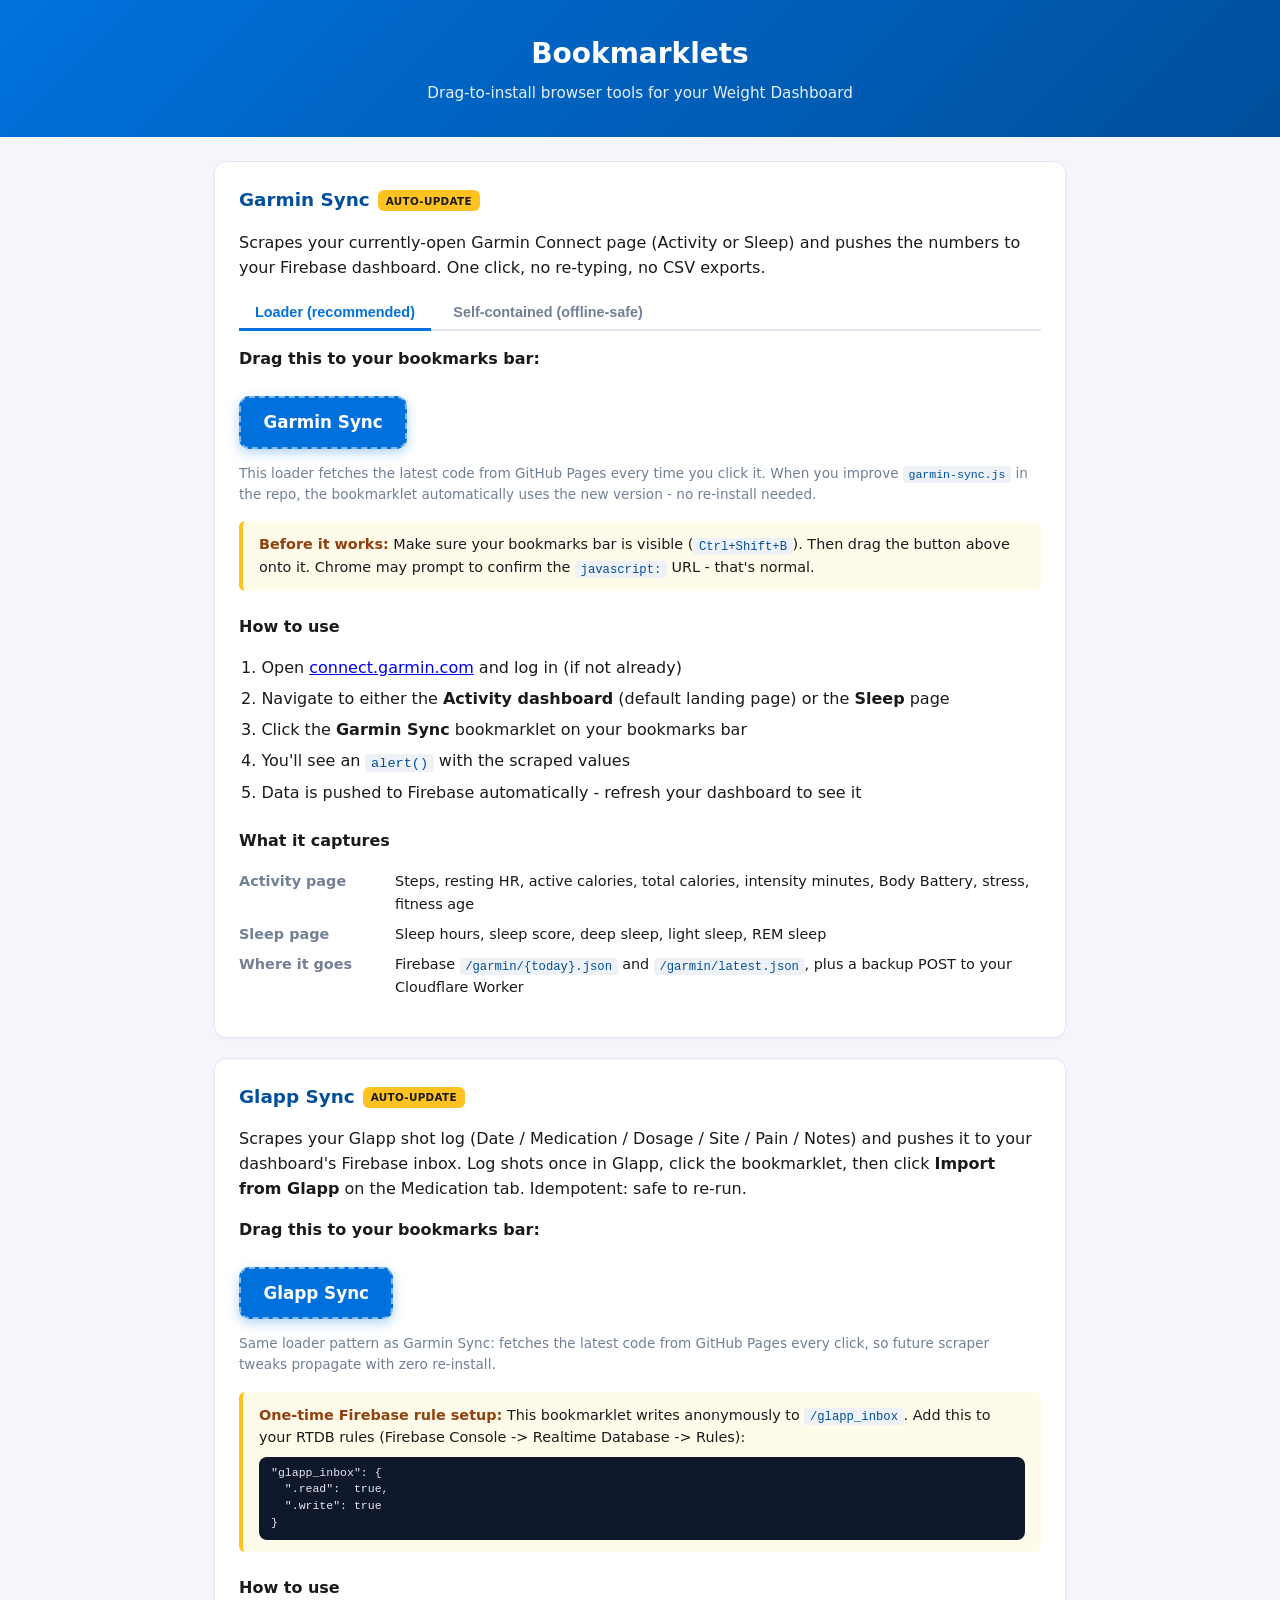
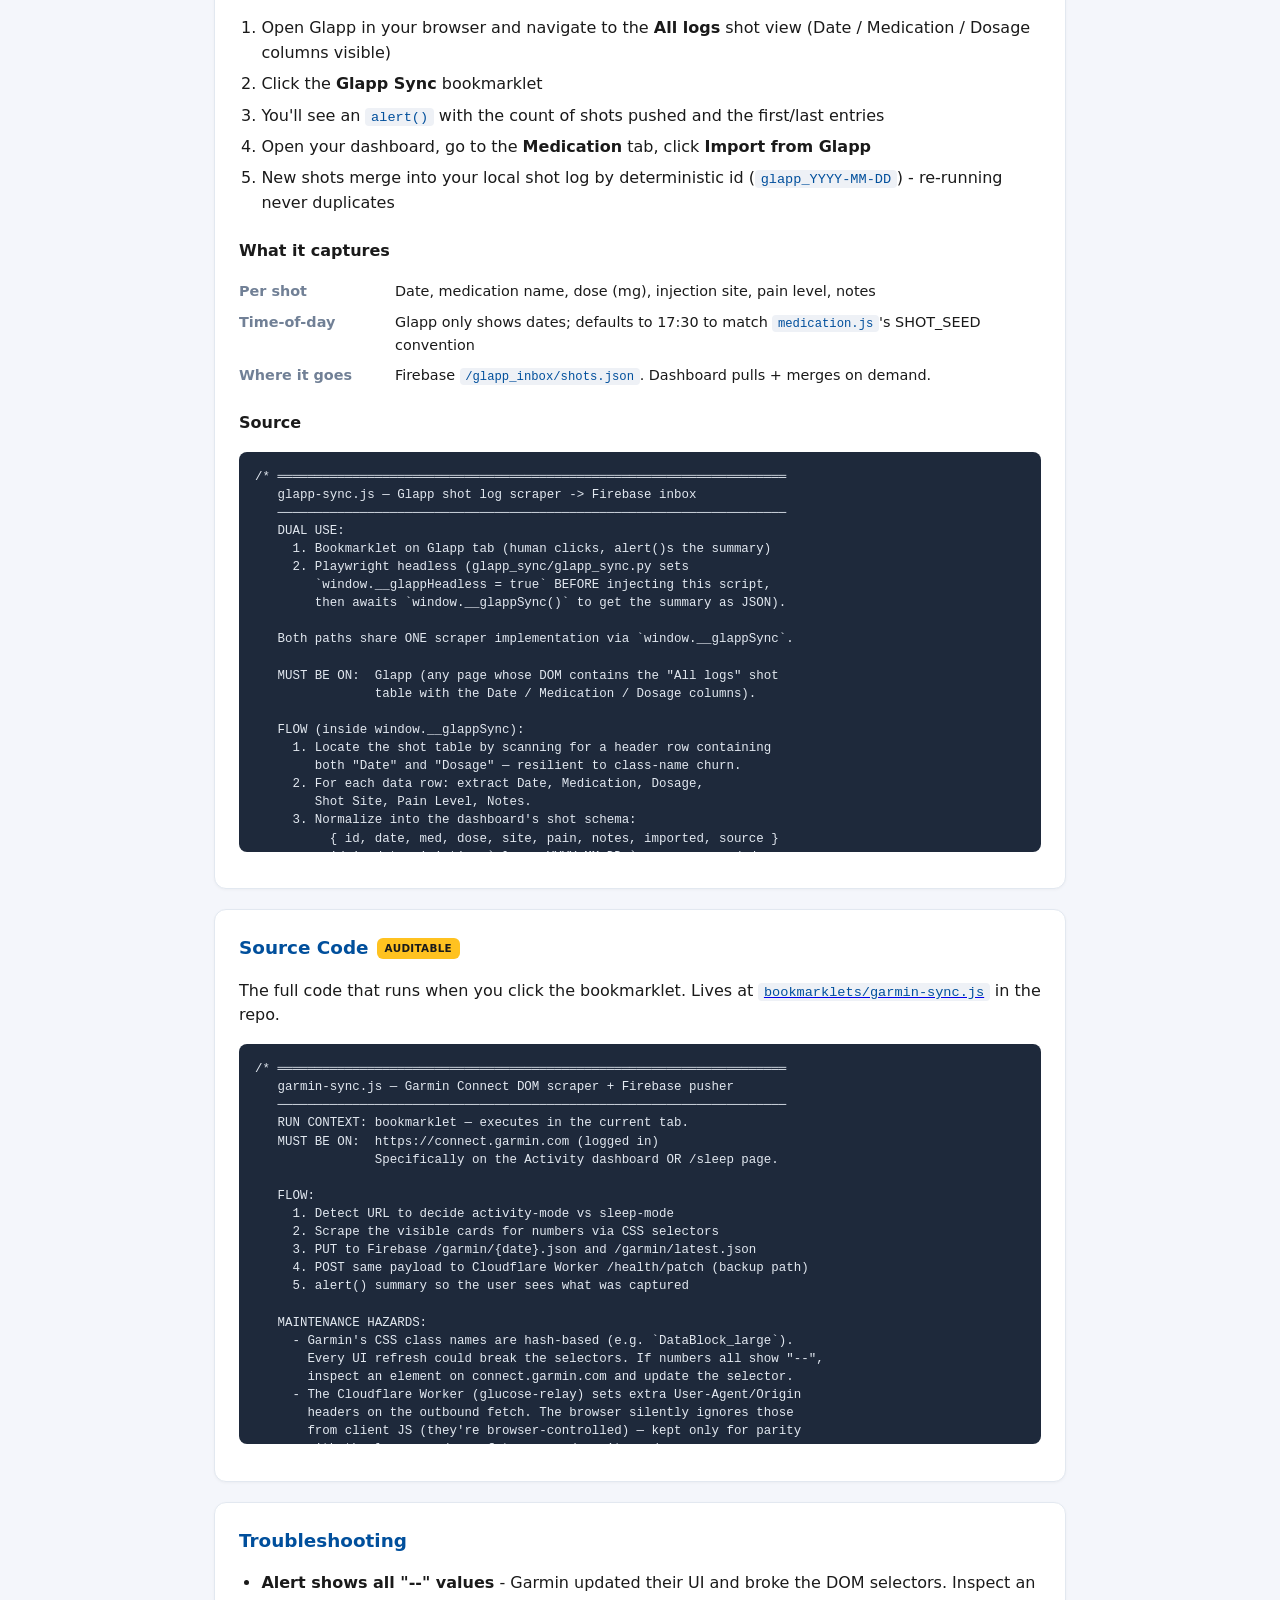
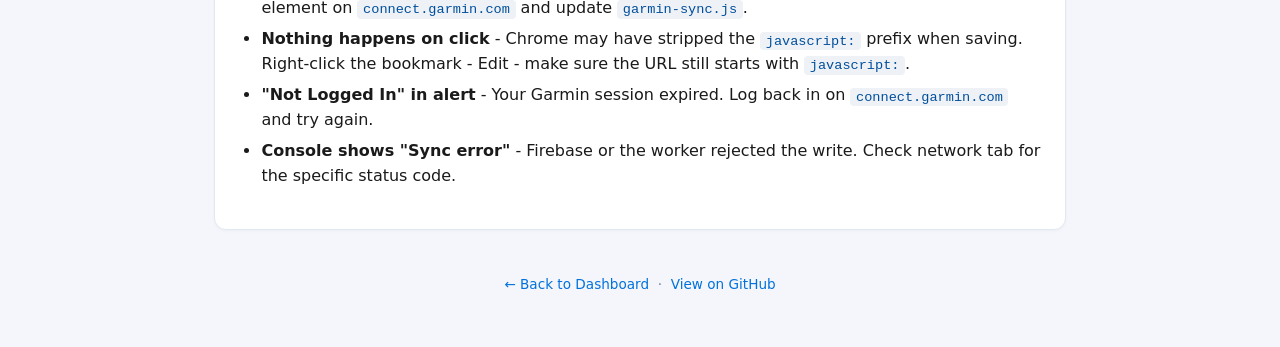
<file: bookmarklets/index.html>
<!doctype html>
<html lang="en">
<head>
<meta charset="utf-8">
<meta name="viewport" content="width=device-width,initial-scale=1">
<title>Bookmarklets - Weight Dashboard v2</title>
<style>
  :root {
    --wm-blue:   #0071DC;
    --wm-blue-d: #004f9c;
    --wm-yellow: #FFC220;
    --bg:        #f4f6fb;
    --card:      #ffffff;
    --ink:       #1a1a1a;
    --ink-2:     #4a5568;
    --muted:     #718096;
    --good:      #10b981;
    --warn:      #f59e0b;
    --border:    #e2e8f0;
  }
  * { box-sizing: border-box; }
  html, body { margin: 0; padding: 0; background: var(--bg); color: var(--ink);
               font-family: system-ui, -apple-system, Segoe UI, Roboto, sans-serif;
               line-height: 1.55; }
  header {
    background: linear-gradient(135deg, var(--wm-blue) 0%, var(--wm-blue-d) 100%);
    color: #fff; padding: 2rem 1.5rem; text-align: center;
  }
  header h1 { margin: 0 0 0.4rem 0; font-size: 1.75rem; font-weight: 800; }
  header p  { margin: 0; opacity: 0.9; font-size: 0.95rem; }
  main { max-width: 900px; margin: 0 auto; padding: 1.5rem; }
  .card {
    background: var(--card); border: 1px solid var(--border);
    border-radius: 12px; padding: 1.5rem; margin-bottom: 1.25rem;
    box-shadow: 0 1px 3px rgba(0,0,0,0.04);
  }
  .card h2 { margin: 0 0 0.75rem 0; font-size: 1.15rem; color: var(--wm-blue-d);
             display: flex; align-items: center; gap: 0.5rem; }
  .card h2 .badge {
    background: var(--wm-yellow); color: #1a1a1a;
    font-size: 0.65rem; padding: 0.15rem 0.5rem; border-radius: 6px;
    font-weight: 700; text-transform: uppercase; letter-spacing: 0.03em;
  }
  .drag-link {
    display: inline-block; background: var(--wm-blue); color: #fff !important;
    padding: 0.7rem 1.4rem; border-radius: 10px; text-decoration: none;
    font-weight: 700; font-size: 1.05rem; margin: 0.5rem 0;
    border: 2px dashed rgba(255,255,255,0.5);
    box-shadow: 0 4px 12px rgba(0,113,220,0.3);
    cursor: grab; user-select: none;
    transition: transform 0.15s ease;
  }
  .drag-link:hover     { transform: translateY(-1px); filter: brightness(1.05); }
  .drag-link:active    { cursor: grabbing; }
  .drag-hint  { color: var(--muted); font-size: 0.85rem; margin: 0.4rem 0 0 0; }
  ol, ul { padding-left: 1.4rem; }
  li     { margin-bottom: 0.4rem; }
  code   { background: #eef1f6; padding: 0.1rem 0.35rem; border-radius: 4px;
           font-size: 0.85em; color: var(--wm-blue-d); font-family: Consolas, Monaco, monospace; }
  pre    { background: #1e293b; color: #e2e8f0; padding: 1rem; border-radius: 8px;
           overflow: auto; font-size: 0.78rem; line-height: 1.45; max-height: 400px;
           font-family: Consolas, Monaco, monospace; }
  .kv    { display: grid; grid-template-columns: 140px 1fr; gap: 0.5rem 1rem; font-size: 0.9rem; }
  .kv dt { color: var(--muted); font-weight: 600; }
  .kv dd { margin: 0; }
  .callout {
    background: #fffbeb; border-left: 4px solid var(--wm-yellow);
    padding: 0.75rem 1rem; border-radius: 6px; margin: 1rem 0;
    font-size: 0.9rem;
  }
  .callout strong { color: #92400e; }
  .footer {
    text-align: center; color: var(--muted); font-size: 0.85rem;
    padding: 1.5rem 0 2rem;
  }
  .footer a { color: var(--wm-blue); text-decoration: none; }
  .footer a:hover { text-decoration: underline; }
  .tabs {
    display: flex; gap: 0.4rem; margin-bottom: 1rem;
    border-bottom: 2px solid var(--border);
  }
  .tab {
    padding: 0.5rem 1rem; cursor: pointer; border: none; background: none;
    font-weight: 600; color: var(--muted); border-bottom: 3px solid transparent;
    margin-bottom: -2px; font-size: 0.9rem;
  }
  .tab.active { color: var(--wm-blue); border-bottom-color: var(--wm-blue); }
  .tab-pane { display: none; }
  .tab-pane.active { display: block; }
</style>
</head>
<body>

<header>
  <h1>Bookmarklets</h1>
  <p>Drag-to-install browser tools for your Weight Dashboard</p>
</header>

<main>

  <!-- ============================================================ -->
  <div class="card">
    <h2>Garmin Sync <span class="badge">Auto-Update</span></h2>
    <p>Scrapes your currently-open Garmin Connect page (Activity or Sleep) and pushes the numbers to your Firebase dashboard. One click, no re-typing, no CSV exports.</p>

    <div class="tabs">
      <button class="tab active" data-tab="loader">Loader (recommended)</button>
      <button class="tab" data-tab="inline">Self-contained (offline-safe)</button>
    </div>

    <div class="tab-pane active" id="tab-loader">
      <p><strong>Drag this to your bookmarks bar:</strong></p>
      <a class="drag-link"
         href="javascript:(function(){var s=document.createElement('script');s.src='https://davelane26.github.io/weight-dashboard-v2/bookmarklets/garmin-sync.js?t='+Date.now();document.head.appendChild(s);})();"
         onclick="event.preventDefault(); alert('Don\'t click me here \u2014 drag me to your bookmarks bar instead!');">
         Garmin Sync
      </a>
      <p class="drag-hint">This loader fetches the latest code from GitHub Pages every time you click it. When you improve <code>garmin-sync.js</code> in the repo, the bookmarklet automatically uses the new version - no re-install needed.</p>
    </div>

    <div class="tab-pane" id="tab-inline">
      <p><strong>Drag this to your bookmarks bar:</strong></p>
      <a class="drag-link" id="inline-drag"
         href="javascript:void(0)"
         onclick="event.preventDefault(); alert('Don\'t click me here \u2014 drag me to your bookmarks bar instead!');">
         Garmin Sync (self-contained)
      </a>
      <p class="drag-hint">This version bundles all the code inside the bookmarklet URL. Bigger URL, but works even if GitHub Pages is down. Won't auto-update when you edit the source.</p>
    </div>

    <div class="callout">
      <strong>Before it works:</strong> Make sure your bookmarks bar is visible (<code>Ctrl+Shift+B</code>). Then drag the button above onto it. Chrome may prompt to confirm the <code>javascript:</code> URL - that's normal.
    </div>

    <h3 style="margin-top:1.5rem;font-size:1rem;">How to use</h3>
    <ol>
      <li>Open <a href="https://connect.garmin.com" target="_blank">connect.garmin.com</a> and log in (if not already)</li>
      <li>Navigate to either the <strong>Activity dashboard</strong> (default landing page) or the <strong>Sleep</strong> page</li>
      <li>Click the <strong>Garmin Sync</strong> bookmarklet on your bookmarks bar</li>
      <li>You'll see an <code>alert()</code> with the scraped values</li>
      <li>Data is pushed to Firebase automatically - refresh your dashboard to see it</li>
    </ol>

    <h3 style="margin-top:1.5rem;font-size:1rem;">What it captures</h3>
    <dl class="kv">
      <dt>Activity page</dt><dd>Steps, resting HR, active calories, total calories, intensity minutes, Body Battery, stress, fitness age</dd>
      <dt>Sleep page</dt><dd>Sleep hours, sleep score, deep sleep, light sleep, REM sleep</dd>
      <dt>Where it goes</dt><dd>Firebase <code>/garmin/{today}.json</code> and <code>/garmin/latest.json</code>, plus a backup POST to your Cloudflare Worker</dd>
    </dl>
  </div>

  <!-- ============================================================ -->
  <div class="card">
    <h2>Glapp Sync <span class="badge">Auto-Update</span></h2>
    <p>Scrapes your Glapp shot log (Date / Medication / Dosage / Site / Pain / Notes) and pushes it to your dashboard's Firebase inbox. Log shots once in Glapp, click the bookmarklet, then click <strong>Import from Glapp</strong> on the Medication tab. Idempotent: safe to re-run.</p>

    <p><strong>Drag this to your bookmarks bar:</strong></p>
    <a class="drag-link"
       href="javascript:(function(){var s=document.createElement('script');s.src='https://davelane26.github.io/weight-dashboard-v2/bookmarklets/glapp-sync.js?t='+Date.now();document.head.appendChild(s);})();"
       onclick="event.preventDefault(); alert('Don\'t click me here \u2014 drag me to your bookmarks bar instead!');">
       Glapp Sync
    </a>
    <p class="drag-hint">Same loader pattern as Garmin Sync: fetches the latest code from GitHub Pages every click, so future scraper tweaks propagate with zero re-install.</p>

    <div class="callout">
      <strong>One-time Firebase rule setup:</strong> This bookmarklet writes anonymously to <code>/glapp_inbox</code>. Add this to your RTDB rules (Firebase Console -&gt; Realtime Database -&gt; Rules):
<pre style="margin:0.5rem 0 0;background:#0f172a;font-size:0.72rem;padding:0.5rem 0.75rem">"glapp_inbox": {
  ".read":  true,
  ".write": true
}</pre>
    </div>

    <h3 style="margin-top:1.5rem;font-size:1rem;">How to use</h3>
    <ol>
      <li>Open Glapp in your browser and navigate to the <strong>All logs</strong> shot view (Date / Medication / Dosage columns visible)</li>
      <li>Click the <strong>Glapp Sync</strong> bookmarklet</li>
      <li>You'll see an <code>alert()</code> with the count of shots pushed and the first/last entries</li>
      <li>Open your dashboard, go to the <strong>Medication</strong> tab, click <strong>Import from Glapp</strong></li>
      <li>New shots merge into your local shot log by deterministic id (<code>glapp_YYYY-MM-DD</code>) - re-running never duplicates</li>
    </ol>

    <h3 style="margin-top:1.5rem;font-size:1rem;">What it captures</h3>
    <dl class="kv">
      <dt>Per shot</dt><dd>Date, medication name, dose (mg), injection site, pain level, notes</dd>
      <dt>Time-of-day</dt><dd>Glapp only shows dates; defaults to 17:30 to match <code>medication.js</code>'s SHOT_SEED convention</dd>
      <dt>Where it goes</dt><dd>Firebase <code>/glapp_inbox/shots.json</code>. Dashboard pulls + merges on demand.</dd>
    </dl>

    <h3 style="margin-top:1.5rem;font-size:1rem;">Source</h3>
    <pre id="glapp-source-view">Loading&hellip;</pre>
  </div>

  <!-- =================================================== -->
  <div class="card">
    <h2>Source Code <span class="badge">Auditable</span></h2>
    <p>The full code that runs when you click the bookmarklet. Lives at <a href="./garmin-sync.js" target="_blank"><code>bookmarklets/garmin-sync.js</code></a> in the repo.</p>
    <pre id="source-view">Loading&hellip;</pre>
  </div>

  <!-- ============================================================ -->
  <div class="card">
    <h2>Troubleshooting</h2>
    <ul>
      <li><strong>Alert shows all "--" values</strong> - Garmin updated their UI and broke the DOM selectors. Inspect an element on <code>connect.garmin.com</code> and update <code>garmin-sync.js</code>.</li>
      <li><strong>Nothing happens on click</strong> - Chrome may have stripped the <code>javascript:</code> prefix when saving. Right-click the bookmark - Edit - make sure the URL still starts with <code>javascript:</code>.</li>
      <li><strong>"Not Logged In" in alert</strong> - Your Garmin session expired. Log back in on <code>connect.garmin.com</code> and try again.</li>
      <li><strong>Console shows "Sync error"</strong> - Firebase or the worker rejected the write. Check network tab for the specific status code.</li>
    </ul>
  </div>

  <div class="footer">
    <a href="../index.html">&larr; Back to Dashboard</a>
    &nbsp;&middot;&nbsp;
    <a href="https://github.com/davelane26/weight-dashboard-v2/tree/main/bookmarklets" target="_blank">View on GitHub</a>
  </div>

</main>

<script>
  // Tab switching
  document.querySelectorAll('.tab').forEach(t => {
    t.addEventListener('click', () => {
      document.querySelectorAll('.tab').forEach(x => x.classList.remove('active'));
      document.querySelectorAll('.tab-pane').forEach(x => x.classList.remove('active'));
      t.classList.add('active');
      document.getElementById('tab-' + t.dataset.tab).classList.add('active');
    });
  });

  // Load + display Garmin source
  fetch('./garmin-sync.js?t=' + Date.now())
    .then(r => r.text())
    .then(src => {
      document.getElementById('source-view').textContent = src;

      // Build self-contained bookmarklet from source
      // Strategy: strip comments, collapse whitespace, wrap in javascript:void()
      const minified = src
        .replace(/\/\*[\s\S]*?\*\//g, '')       // block comments
        .replace(/\/\/[^\n]*/g, '')              // line comments
        .replace(/\s+/g, ' ')                    // collapse whitespace
        .replace(/\s*([{}();,:=<>+\-*/&|!?])\s*/g, '$1')  // trim around punctuation
        .trim();
      document.getElementById('inline-drag').href = 'javascript:void(' + minified + ')';
    })
    .catch(() => {
      document.getElementById('source-view').textContent = '(failed to load source - view it on GitHub)';
    });

  // Load + display Glapp source (view-only; no inline flavor since Glapp
  // is a network-required web app anyway)
  fetch('./glapp-sync.js?t=' + Date.now())
    .then(r => r.text())
    .then(src => { document.getElementById('glapp-source-view').textContent = src; })
    .catch(() => {
      document.getElementById('glapp-source-view').textContent = '(failed to load - view it on GitHub)';
    });
</script>

</body>
</html>
</file>
